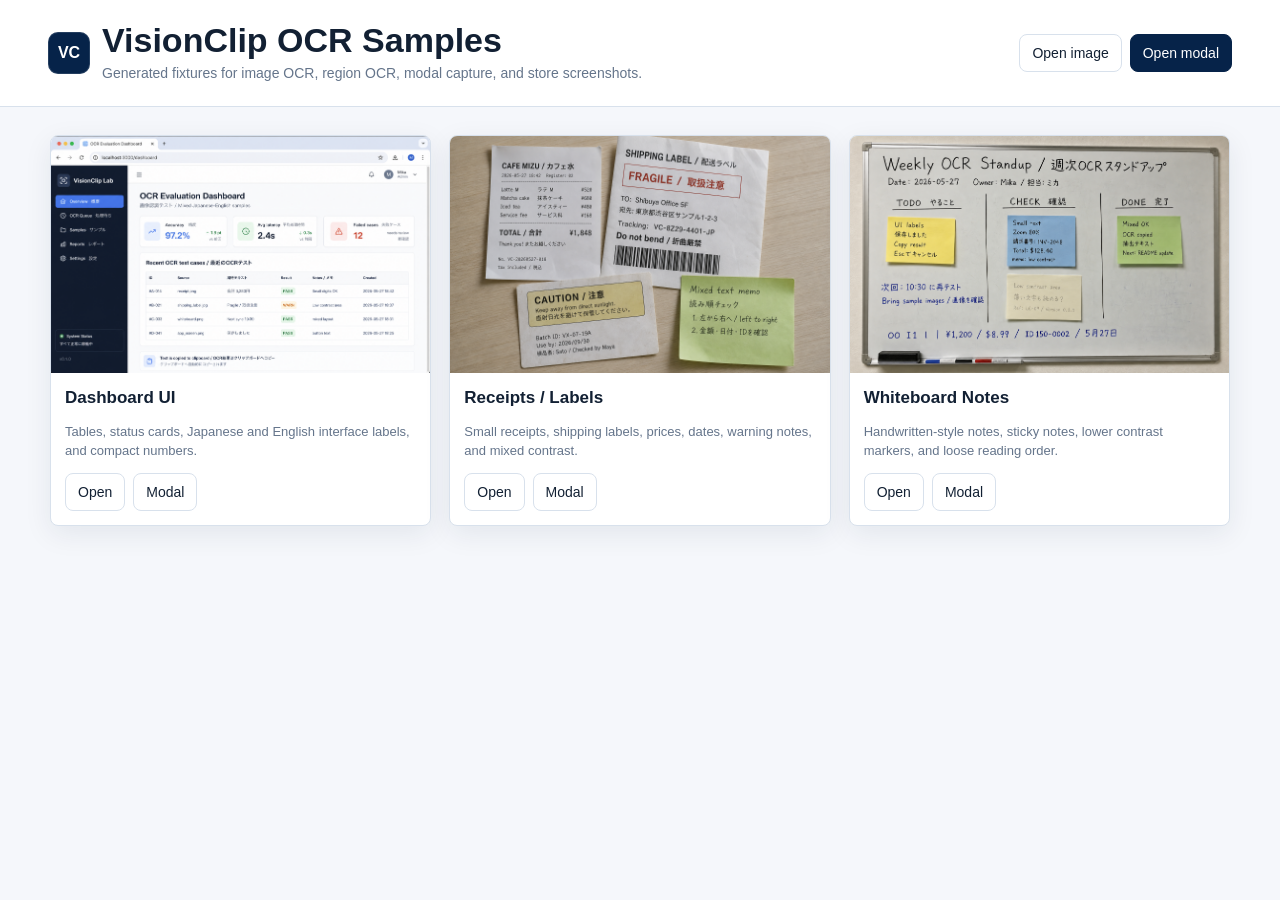
<file: samples/index.html>
<!doctype html>
<html lang="ja">
<head>
  <meta charset="utf-8">
  <meta name="viewport" content="width=device-width, initial-scale=1">
  <title>VisionClip OCR Samples</title>
  <style>
    :root {
      color-scheme: light;
      --bg: #f5f7fb;
      --ink: #122033;
      --muted: #65758b;
      --line: #d8e1ec;
      --panel: #ffffff;
      --navy: #062349;
      --mint: #38e0c0;
      --shadow: 0 18px 48px rgba(15, 35, 62, 0.16);
    }

    * {
      box-sizing: border-box;
    }

    body {
      margin: 0;
      min-height: 100vh;
      background: var(--bg);
      color: var(--ink);
      font-family: -apple-system, BlinkMacSystemFont, "Segoe UI", sans-serif;
      letter-spacing: 0;
    }

    header {
      display: flex;
      align-items: center;
      justify-content: space-between;
      gap: 20px;
      padding: 22px clamp(20px, 4vw, 48px);
      background: var(--panel);
      border-bottom: 1px solid var(--line);
    }

    .brand {
      display: flex;
      align-items: center;
      gap: 12px;
      min-width: 0;
    }

    .brand-mark {
      width: 42px;
      height: 42px;
      border-radius: 10px;
      background: var(--navy);
      display: grid;
      place-items: center;
      color: white;
      font-weight: 800;
      box-shadow: inset 0 0 0 1px rgba(255, 255, 255, 0.12);
    }

    h1 {
      margin: 0;
      font-size: clamp(22px, 3vw, 34px);
      line-height: 1.1;
    }

    .subtitle {
      margin: 4px 0 0;
      color: var(--muted);
      font-size: 14px;
      line-height: 1.5;
    }

    .toolbar {
      display: flex;
      gap: 8px;
      flex-wrap: wrap;
      justify-content: flex-end;
    }

    button,
    a.button {
      appearance: none;
      border: 1px solid var(--line);
      border-radius: 8px;
      background: #ffffff;
      color: var(--ink);
      cursor: pointer;
      display: inline-flex;
      align-items: center;
      justify-content: center;
      gap: 8px;
      font: inherit;
      font-size: 14px;
      min-height: 38px;
      padding: 8px 12px;
      text-decoration: none;
    }

    button.primary {
      background: var(--navy);
      border-color: var(--navy);
      color: #ffffff;
    }

    main {
      width: min(1180px, calc(100vw - 40px));
      margin: 28px auto 44px;
    }

    .grid {
      display: grid;
      grid-template-columns: repeat(3, minmax(0, 1fr));
      gap: 18px;
    }

    .sample-card {
      background: var(--panel);
      border: 1px solid var(--line);
      border-radius: 8px;
      overflow: hidden;
      box-shadow: 0 8px 28px rgba(15, 35, 62, 0.08);
      min-width: 0;
    }

    .sample-card img {
      display: block;
      width: 100%;
      aspect-ratio: 16 / 10;
      object-fit: cover;
      background: #e9eef5;
    }

    .sample-body {
      display: grid;
      gap: 12px;
      padding: 14px;
    }

    h2 {
      margin: 0;
      font-size: 17px;
      line-height: 1.3;
    }

    .sample-body p {
      margin: 0;
      color: var(--muted);
      font-size: 13px;
      line-height: 1.5;
    }

    .actions {
      display: flex;
      gap: 8px;
      flex-wrap: wrap;
    }

    .modal-backdrop {
      position: fixed;
      inset: 0;
      z-index: 20;
      display: none;
      place-items: center;
      padding: 24px;
      background: rgba(12, 24, 39, 0.62);
    }

    .modal-backdrop[open] {
      display: grid;
    }

    .modal {
      width: min(980px, 100%);
      max-height: min(760px, calc(100vh - 48px));
      overflow: hidden;
      border-radius: 8px;
      background: var(--panel);
      box-shadow: var(--shadow);
    }

    .modal-header {
      display: flex;
      align-items: center;
      justify-content: space-between;
      gap: 12px;
      padding: 12px 14px;
      border-bottom: 1px solid var(--line);
    }

    .modal-title {
      margin: 0;
      font-size: 16px;
      line-height: 1.3;
    }

    .modal-frame {
      max-height: calc(100vh - 132px);
      overflow: auto;
      padding: 18px;
      background: #eef3f8;
    }

    .modal-frame img {
      display: block;
      width: 100%;
      height: auto;
      border-radius: 6px;
      background: #ffffff;
    }

    @media (max-width: 1120px) {
      header {
        align-items: flex-start;
        flex-direction: column;
      }

      .toolbar {
        justify-content: flex-start;
      }

      .grid {
        grid-template-columns: repeat(2, minmax(0, 1fr));
      }
    }

    @media (max-width: 720px) {
      .grid {
        grid-template-columns: 1fr;
      }
    }
  </style>
</head>
<body>
  <header>
    <div class="brand">
      <div class="brand-mark" aria-hidden="true">VC</div>
      <div>
        <h1>VisionClip OCR Samples</h1>
        <p class="subtitle">Generated fixtures for image OCR, region OCR, modal capture, and store screenshots.</p>
      </div>
    </div>
    <div class="toolbar">
      <a class="button" href="ocr-sample-01-dashboard.png" target="_blank" rel="noreferrer">Open image</a>
      <button class="primary" type="button" data-open-modal="ocr-sample-01-dashboard.png">Open modal</button>
    </div>
  </header>

  <main>
    <section class="grid" aria-label="OCR sample images">
      <article class="sample-card">
        <img src="ocr-sample-01-dashboard.png" alt="Dashboard sample with Japanese and English UI text">
        <div class="sample-body">
          <h2>Dashboard UI</h2>
          <p>Tables, status cards, Japanese and English interface labels, and compact numbers.</p>
          <div class="actions">
            <a class="button" href="ocr-sample-01-dashboard.png" target="_blank" rel="noreferrer">Open</a>
            <button type="button" data-open-modal="ocr-sample-01-dashboard.png">Modal</button>
          </div>
        </div>
      </article>

      <article class="sample-card">
        <img src="ocr-sample-02-receipts-labels.png" alt="Receipt and shipping label sample with small text">
        <div class="sample-body">
          <h2>Receipts / Labels</h2>
          <p>Small receipts, shipping labels, prices, dates, warning notes, and mixed contrast.</p>
          <div class="actions">
            <a class="button" href="ocr-sample-02-receipts-labels.png" target="_blank" rel="noreferrer">Open</a>
            <button type="button" data-open-modal="ocr-sample-02-receipts-labels.png">Modal</button>
          </div>
        </div>
      </article>

      <article class="sample-card">
        <img src="ocr-sample-03-whiteboard-notes.png" alt="Whiteboard and sticky note sample with handwritten-style text">
        <div class="sample-body">
          <h2>Whiteboard Notes</h2>
          <p>Handwritten-style notes, sticky notes, lower contrast markers, and loose reading order.</p>
          <div class="actions">
            <a class="button" href="ocr-sample-03-whiteboard-notes.png" target="_blank" rel="noreferrer">Open</a>
            <button type="button" data-open-modal="ocr-sample-03-whiteboard-notes.png">Modal</button>
          </div>
        </div>
      </article>
    </section>
  </main>

  <div class="modal-backdrop" id="sample-modal" role="dialog" aria-modal="true" aria-labelledby="sample-modal-title">
    <div class="modal">
      <div class="modal-header">
        <h2 class="modal-title" id="sample-modal-title">Sample Preview</h2>
        <button type="button" data-close-modal>Close</button>
      </div>
      <div class="modal-frame">
        <img id="modal-image" src="ocr-sample-01-dashboard.png" alt="Selected OCR sample">
      </div>
    </div>
  </div>

  <script>
    const modal = document.getElementById("sample-modal");
    const modalImage = document.getElementById("modal-image");
    const modalTitle = document.getElementById("sample-modal-title");

    for (const button of document.querySelectorAll("[data-open-modal]")) {
      button.addEventListener("click", () => {
        const imagePath = button.getAttribute("data-open-modal");
        modalImage.src = imagePath;
        modalTitle.textContent = button.closest(".sample-card")?.querySelector("h2")?.textContent || "Sample Preview";
        modal.setAttribute("open", "");
      });
    }

    document.querySelector("[data-close-modal]").addEventListener("click", closeModal);
    modal.addEventListener("click", (event) => {
      if (event.target === modal) {
        closeModal();
      }
    });
    document.addEventListener("keydown", (event) => {
      if (event.key === "Escape" && modal.hasAttribute("open")) {
        closeModal();
      }
    });

    function closeModal() {
      modal.removeAttribute("open");
    }
  </script>
</body>
</html>
</file>
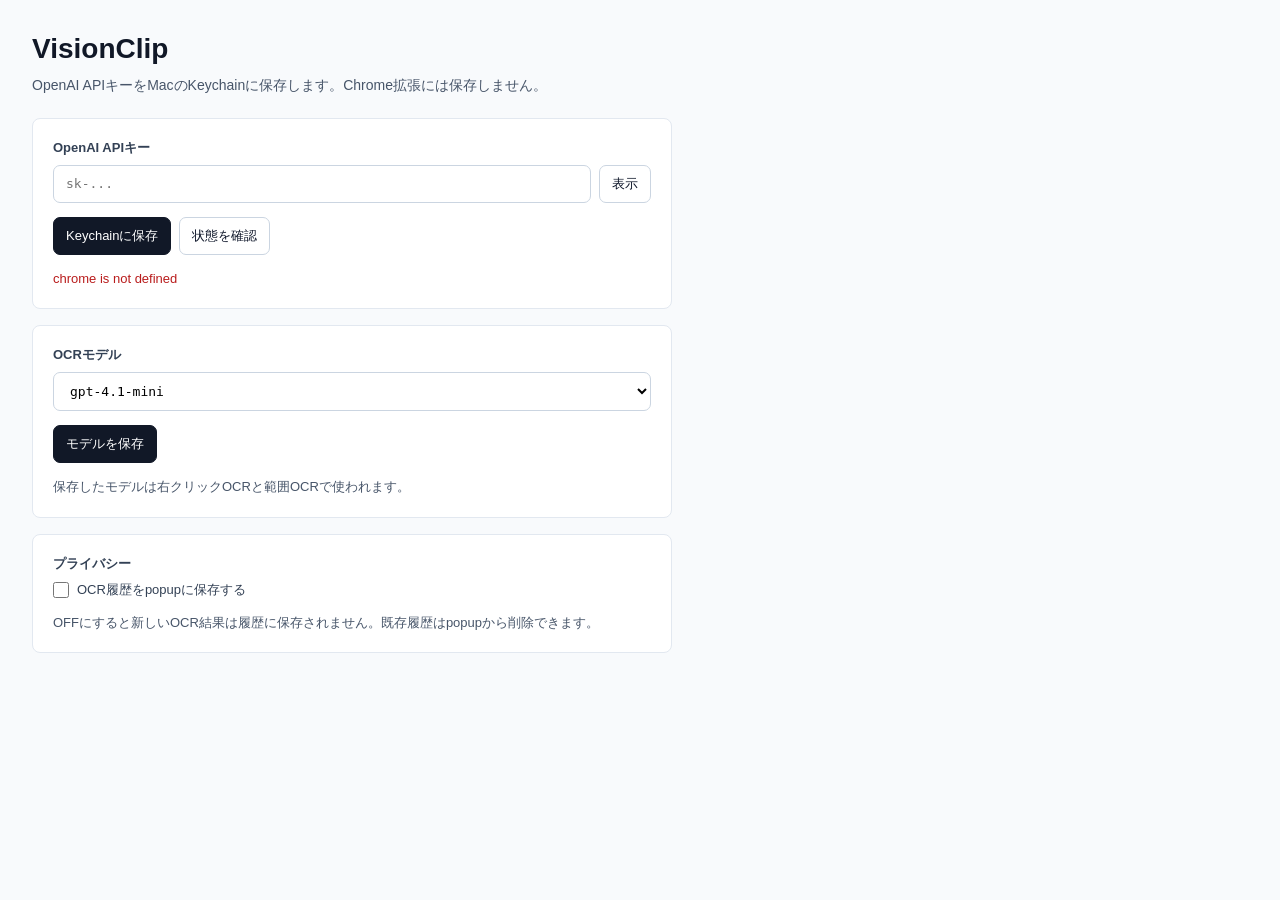
<file: extension/options.html>
<!doctype html>
<html lang="ja">
<head>
  <meta charset="utf-8">
  <meta name="viewport" content="width=device-width, initial-scale=1">
  <title>VisionClip Settings</title>
  <link rel="stylesheet" href="options.css">
</head>
<body>
  <main>
    <header>
      <h1>VisionClip</h1>
      <p>OpenAI APIキーをMacのKeychainに保存します。Chrome拡張には保存しません。</p>
    </header>
    <section>
      <label for="api-key">OpenAI APIキー</label>
      <div class="input-row">
        <input id="api-key" type="password" autocomplete="off" spellcheck="false" placeholder="sk-...">
        <button id="toggle" type="button">表示</button>
      </div>
      <div class="actions">
        <button id="save" type="button" class="primary">Keychainに保存</button>
        <button id="check" type="button">状態を確認</button>
      </div>
      <p id="message" class="message">APIキーは保存時だけMac側ホストへ渡されます。</p>
    </section>
    <section>
      <label for="model">OCRモデル</label>
      <select id="model">
        <option value="gpt-4.1-mini">gpt-4.1-mini</option>
        <option value="gpt-5.4-nano">gpt-5.4-nano</option>
        <option value="gpt-5.4-mini">gpt-5.4-mini</option>
      </select>
      <div class="actions">
        <button id="save-model" type="button" class="primary">モデルを保存</button>
      </div>
      <p id="model-message" class="message">保存したモデルは右クリックOCRと範囲OCRで使われます。</p>
    </section>
    <section>
      <label>プライバシー</label>
      <label class="checkbox-row">
        <input id="history-enabled" type="checkbox">
        <span>OCR履歴をpopupに保存する</span>
      </label>
      <p id="privacy-message" class="message">OFFにすると新しいOCR結果は履歴に保存されません。既存履歴はpopupから削除できます。</p>
    </section>
  </main>
  <script src="options.js"></script>
</body>
</html>
</file>
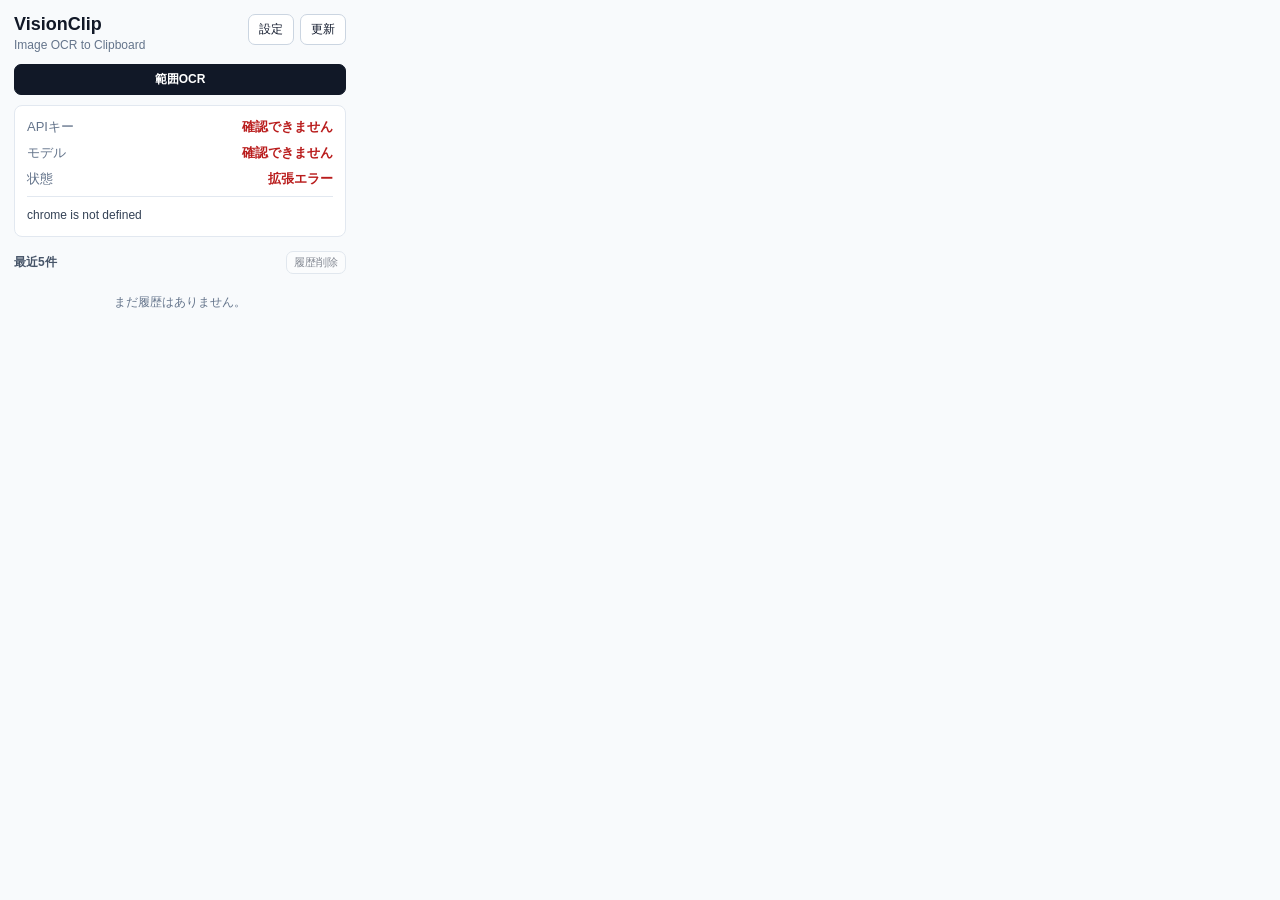
<file: extension/popup.html>
<!doctype html>
<html lang="ja">
<head>
  <meta charset="utf-8">
  <meta name="viewport" content="width=device-width, initial-scale=1">
  <title>VisionClip</title>
  <link rel="stylesheet" href="popup.css">
</head>
<body>
  <main>
    <header>
      <div>
        <h1>VisionClip</h1>
        <p>Image OCR to Clipboard</p>
      </div>
      <div class="header-actions">
        <button id="settings" type="button">設定</button>
        <button id="refresh" type="button">更新</button>
      </div>
    </header>
    <section class="quick-actions">
      <button id="region-capture" type="button" class="primary-action">範囲OCR</button>
    </section>
    <section class="status-card">
      <div class="row"><span>APIキー</span><strong id="key-status">確認中...</strong></div>
      <div class="row"><span>モデル</span><strong id="model-status">確認中...</strong></div>
      <div class="row"><span>状態</span><strong id="run-status">確認中...</strong></div>
      <p id="status-message" class="message"></p>
    </section>
    <section>
      <div class="section-title-row">
        <h2>最近5件</h2>
        <button id="clear-history" type="button" class="subtle-button">履歴削除</button>
      </div>
      <p id="history-note" class="history-note"></p>
      <div id="history" class="history"></div>
    </section>
  </main>
  <script src="popup.js"></script>
</body>
</html>
</file>
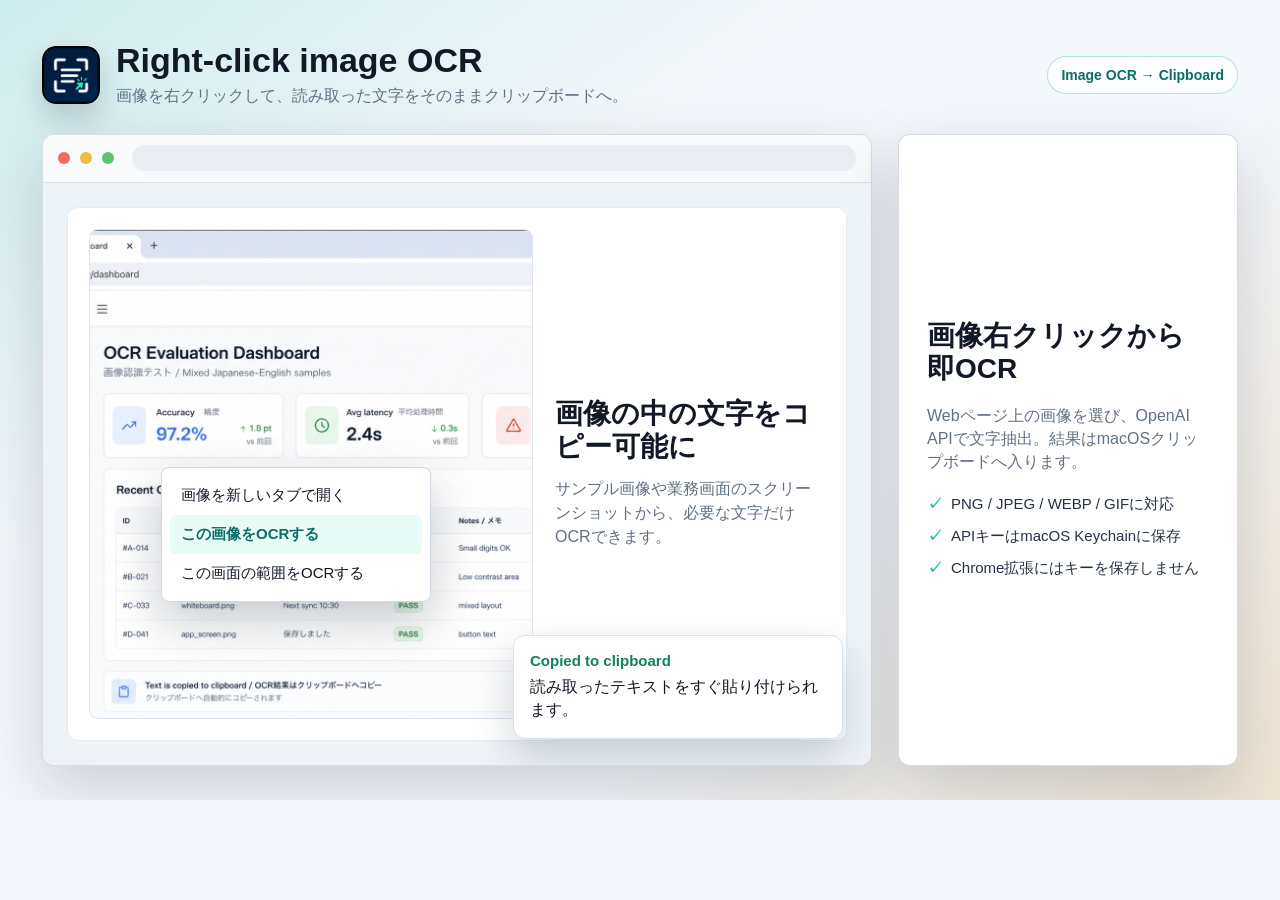
<file: assets/store/screenshot-source.html>
<!doctype html>
<html lang="ja">
<head>
  <meta charset="utf-8">
  <meta name="viewport" content="width=device-width, initial-scale=1">
  <title>VisionClip Store Screenshot Source</title>
  <style>
    :root {
      color-scheme: light;
      --bg: #f4f7fb;
      --ink: #121826;
      --muted: #627084;
      --line: #d8e1ec;
      --panel: #ffffff;
      --navy: #0f1f33;
      --teal: #1fb8a6;
      --amber: #d99021;
      --green: #12805c;
      --shadow: 0 24px 64px rgba(17, 30, 48, 0.18);
    }

    * {
      box-sizing: border-box;
    }

    html,
    body {
      width: 1280px;
      height: 800px;
      margin: 0;
      overflow: hidden;
      background: var(--bg);
      color: var(--ink);
      font-family: -apple-system, BlinkMacSystemFont, "Segoe UI", sans-serif;
      letter-spacing: 0;
    }

    body {
      display: grid;
      place-items: stretch;
    }

    .shot {
      position: relative;
      width: 1280px;
      height: 800px;
      padding: 42px;
      background:
        linear-gradient(145deg, rgba(31, 184, 166, 0.18), transparent 34%),
        linear-gradient(315deg, rgba(217, 144, 33, 0.18), transparent 34%),
        var(--bg);
    }

    .headline {
      display: flex;
      align-items: center;
      justify-content: space-between;
      gap: 32px;
      margin-bottom: 26px;
    }

    .brand {
      display: flex;
      align-items: center;
      gap: 16px;
      min-width: 0;
    }

    .brand img {
      width: 58px;
      height: 58px;
      border-radius: 14px;
      box-shadow: 0 14px 28px rgba(15, 31, 51, 0.18);
    }

    .brand h1 {
      margin: 0;
      font-size: 34px;
      line-height: 1.1;
    }

    .brand p,
    .caption p {
      margin: 5px 0 0;
      color: var(--muted);
      font-size: 16px;
      line-height: 1.45;
    }

    .badge {
      display: inline-flex;
      align-items: center;
      gap: 8px;
      min-height: 38px;
      padding: 8px 13px;
      border: 1px solid rgba(31, 184, 166, 0.36);
      border-radius: 999px;
      background: rgba(255, 255, 255, 0.72);
      color: #0a6f64;
      font-size: 14px;
      font-weight: 700;
      white-space: nowrap;
    }

    .layout {
      display: grid;
      grid-template-columns: 1fr 340px;
      gap: 26px;
      align-items: stretch;
      height: 632px;
    }

    .layout.wide {
      grid-template-columns: 1fr;
    }

    .browser,
    .panel {
      overflow: hidden;
      border: 1px solid rgba(111, 128, 149, 0.28);
      border-radius: 12px;
      background: var(--panel);
      box-shadow: var(--shadow);
    }

    .browser {
      display: grid;
      grid-template-rows: 48px 1fr;
      min-width: 0;
    }

    .browser-bar {
      display: flex;
      align-items: center;
      gap: 10px;
      padding: 0 15px;
      background: #f8fafc;
      border-bottom: 1px solid var(--line);
    }

    .dot {
      width: 12px;
      height: 12px;
      border-radius: 50%;
      background: #ef6b60;
    }

    .dot:nth-child(2) {
      background: #f1bb43;
    }

    .dot:nth-child(3) {
      background: #5bc56c;
    }

    .address {
      flex: 1;
      min-width: 0;
      height: 26px;
      margin-left: 8px;
      border-radius: 999px;
      background: #e9eef5;
    }

    .page {
      position: relative;
      padding: 24px;
      background: #eef3f8;
    }

    .sample-card {
      display: grid;
      grid-template-columns: minmax(0, 1fr) 270px;
      gap: 22px;
      height: 100%;
      padding: 22px;
      border-radius: 10px;
      background: #ffffff;
      box-shadow: inset 0 0 0 1px #e4ebf3;
    }

    .sample-image-wrap {
      position: relative;
      overflow: hidden;
      border: 1px solid #dce5ef;
      border-radius: 9px;
      background: #e7edf5;
    }

    .sample-image-wrap img {
      display: block;
      width: 100%;
      height: 100%;
      object-fit: cover;
    }

    .side-copy {
      display: grid;
      align-content: center;
      gap: 14px;
    }

    .side-copy h2,
    .caption h2 {
      margin: 0;
      font-size: 28px;
      line-height: 1.15;
    }

    .side-copy p {
      margin: 0;
      color: var(--muted);
      font-size: 16px;
      line-height: 1.5;
    }

    .selection {
      position: absolute;
      border: 4px solid var(--teal);
      border-radius: 8px;
      background: rgba(31, 184, 166, 0.16);
      box-shadow: 0 0 0 999px rgba(15, 31, 51, 0.10);
    }

    .selection::before,
    .selection::after {
      content: "";
      position: absolute;
      width: 16px;
      height: 16px;
      border-radius: 50%;
      background: #ffffff;
      border: 4px solid var(--teal);
    }

    .selection::before {
      left: -12px;
      top: -12px;
    }

    .selection::after {
      right: -12px;
      bottom: -12px;
    }

    .context-menu {
      position: absolute;
      left: 118px;
      top: 284px;
      width: 270px;
      padding: 8px;
      border: 1px solid #cfd9e6;
      border-radius: 8px;
      background: #ffffff;
      box-shadow: 0 20px 45px rgba(15, 31, 51, 0.22);
      font-size: 15px;
    }

    .menu-item {
      display: flex;
      align-items: center;
      gap: 10px;
      padding: 10px 11px;
      border-radius: 6px;
    }

    .menu-item.active {
      background: #e8fbf7;
      color: #0a6f64;
      font-weight: 700;
    }

    .result-chip {
      position: absolute;
      right: 28px;
      bottom: 26px;
      width: 330px;
      padding: 16px;
      border: 1px solid #d9e2ec;
      border-radius: 12px;
      background: #ffffff;
      box-shadow: 0 18px 40px rgba(15, 31, 51, 0.18);
    }

    .result-chip strong {
      display: block;
      margin-bottom: 6px;
      color: var(--green);
      font-size: 15px;
    }

    .result-chip p {
      margin: 0;
      font-size: 16px;
      line-height: 1.45;
    }

    .panel {
      display: grid;
      align-content: center;
      padding: 28px;
    }

    .caption {
      display: grid;
      gap: 14px;
    }

    .caption ul {
      display: grid;
      gap: 10px;
      margin: 6px 0 0;
      padding: 0;
      list-style: none;
      color: #263245;
      font-size: 15px;
      line-height: 1.45;
    }

    .caption li::before {
      content: "✓";
      margin-right: 9px;
      color: var(--teal);
      font-weight: 900;
    }

    .popup {
      width: 360px;
      border: 1px solid #d9e2ec;
      border-radius: 12px;
      background: #f8fafc;
      box-shadow: 0 24px 56px rgba(15, 31, 51, 0.22);
      padding: 14px;
      color: #111827;
    }

    .popup-header {
      display: flex;
      justify-content: space-between;
      gap: 12px;
      margin-bottom: 12px;
    }

    .popup h2 {
      margin: 0;
      font-size: 18px;
      line-height: 1.2;
    }

    .popup small {
      display: block;
      margin-top: 3px;
      color: #64748b;
      font-size: 12px;
    }

    .tiny-actions {
      display: flex;
      gap: 6px;
    }

    .tiny-button,
    .primary-button {
      display: inline-flex;
      align-items: center;
      justify-content: center;
      min-height: 30px;
      padding: 6px 10px;
      border: 1px solid #cbd5e1;
      border-radius: 7px;
      background: #ffffff;
      font-size: 12px;
    }

    .primary-button {
      width: 100%;
      margin-bottom: 10px;
      background: #111827;
      border-color: #111827;
      color: #ffffff;
      font-weight: 700;
    }

    .status-card {
      padding: 12px;
      margin-bottom: 14px;
      border: 1px solid #e2e8f0;
      border-radius: 8px;
      background: #ffffff;
    }

    .status-row {
      display: flex;
      justify-content: space-between;
      gap: 12px;
      margin-bottom: 8px;
      font-size: 13px;
    }

    .status-row span {
      color: #64748b;
    }

    .status-row strong {
      color: #15803d;
    }

    .message {
      padding-top: 10px;
      border-top: 1px solid #e2e8f0;
      color: #334155;
      font-size: 12px;
      line-height: 1.45;
    }

    .history-title {
      display: flex;
      justify-content: space-between;
      align-items: center;
      margin-bottom: 8px;
      color: #475569;
      font-size: 12px;
      font-weight: 700;
    }

    .history-item {
      margin-top: 8px;
      padding: 10px;
      border: 1px solid #e2e8f0;
      border-left: 4px solid #16a34a;
      border-radius: 8px;
      background: #ffffff;
      font-size: 12px;
      line-height: 1.45;
    }

    .usage {
      margin-top: 6px;
      color: #64748b;
      font-size: 10px;
    }

    .options {
      width: 620px;
      padding: 28px;
      border: 1px solid #d9e2ec;
      border-radius: 12px;
      background: #ffffff;
      box-shadow: 0 24px 56px rgba(15, 31, 51, 0.22);
    }

    .options h2 {
      margin: 0;
      font-size: 28px;
      line-height: 1.15;
    }

    .options p {
      margin: 8px 0 22px;
      color: #64748b;
      font-size: 15px;
      line-height: 1.5;
    }

    .field {
      display: grid;
      gap: 8px;
      margin-bottom: 16px;
    }

    .field label {
      font-size: 13px;
      font-weight: 700;
      color: #334155;
    }

    .input,
    .select {
      height: 42px;
      border: 1px solid #cbd5e1;
      border-radius: 8px;
      background: #f8fafc;
    }

    .input {
      display: flex;
      align-items: center;
      padding: 0 12px;
      color: #64748b;
      font-family: ui-monospace, SFMono-Regular, Menlo, monospace;
    }

    .select {
      display: flex;
      align-items: center;
      justify-content: space-between;
      padding: 0 12px;
      font-weight: 700;
    }

    .toggle-row {
      display: flex;
      align-items: center;
      justify-content: space-between;
      gap: 18px;
      margin-top: 18px;
      padding: 14px;
      border: 1px solid #e2e8f0;
      border-radius: 9px;
      background: #f8fafc;
    }

    .toggle {
      width: 48px;
      height: 26px;
      border-radius: 999px;
      background: #111827;
      padding: 3px;
    }

    .toggle::after {
      content: "";
      display: block;
      width: 20px;
      height: 20px;
      margin-left: auto;
      border-radius: 50%;
      background: #ffffff;
    }

    .modal-shell {
      position: absolute;
      inset: 96px 150px 54px;
      display: grid;
      grid-template-rows: 54px 1fr;
      overflow: hidden;
      border: 1px solid #d8e1ec;
      border-radius: 13px;
      background: #ffffff;
      box-shadow: 0 28px 68px rgba(15, 31, 51, 0.26);
    }

    .modal-bar {
      display: flex;
      align-items: center;
      justify-content: space-between;
      padding: 0 20px;
      border-bottom: 1px solid #e2e8f0;
      font-weight: 800;
    }

    .modal-content {
      position: relative;
      padding: 24px;
      background: #eef3f8;
    }

    .modal-content img {
      display: block;
      width: 100%;
      height: 100%;
      object-fit: cover;
      border-radius: 9px;
    }

    .kbd {
      display: inline-flex;
      gap: 8px;
      align-items: center;
      padding: 10px 13px;
      border-radius: 10px;
      background: #111827;
      color: #ffffff;
      font-size: 15px;
      font-weight: 800;
      box-shadow: 0 16px 32px rgba(15, 31, 51, 0.24);
    }

    .kbd span {
      padding: 4px 7px;
      border-radius: 6px;
      background: rgba(255, 255, 255, 0.14);
    }
  </style>
</head>
<body>
  <div id="app"></div>
  <script>
    const sample = "../../samples/ocr-sample-01-dashboard.png";
    const receipts = "../../samples/ocr-sample-02-receipts-labels.png";
    const whiteboard = "../../samples/ocr-sample-03-whiteboard-notes.png";
    const icon = "../../extension/icons/icon-128.png";

    const shots = {
      "01-image-context": renderImageContext,
      "02-region-ocr": renderRegionOcr,
      "03-popup-history": renderPopupHistory,
      "04-options-keychain": renderOptionsKeychain,
      "05-modal-shortcut": renderModalShortcut
    };

    const shotName = new URL(window.location.href).searchParams.get("shot") || "01-image-context";
    document.getElementById("app").innerHTML = (shots[shotName] || renderImageContext)();

    function shell(title, subtitle, badge, body) {
      return `
        <section class="shot">
          <div class="headline">
            <div class="brand">
              <img src="${icon}" alt="">
              <div>
                <h1>${title}</h1>
                <p>${subtitle}</p>
              </div>
            </div>
            <div class="badge">${badge}</div>
          </div>
          ${body}
        </section>
      `;
    }

    function browserFrame(content) {
      return `
        <div class="browser">
          <div class="browser-bar">
            <span class="dot"></span>
            <span class="dot"></span>
            <span class="dot"></span>
            <div class="address"></div>
          </div>
          <div class="page">${content}</div>
        </div>
      `;
    }

    function renderImageContext() {
      return shell(
        "Right-click image OCR",
        "画像を右クリックして、読み取った文字をそのままクリップボードへ。",
        "Image OCR → Clipboard",
        `
          <div class="layout">
            ${browserFrame(`
              <div class="sample-card">
                <div class="sample-image-wrap">
                  <img src="${sample}" alt="">
                </div>
                <div class="side-copy">
                  <h2>画像の中の文字をコピー可能に</h2>
                  <p>サンプル画像や業務画面のスクリーンショットから、必要な文字だけOCRできます。</p>
                </div>
              </div>
              <div class="context-menu">
                <div class="menu-item">画像を新しいタブで開く</div>
                <div class="menu-item active">この画像をOCRする</div>
                <div class="menu-item">この画面の範囲をOCRする</div>
              </div>
              <div class="result-chip">
                <strong>Copied to clipboard</strong>
                <p>読み取ったテキストをすぐ貼り付けられます。</p>
              </div>
            `)}
            <aside class="panel">
              <div class="caption">
                <h2>画像右クリックから即OCR</h2>
                <p>Webページ上の画像を選び、OpenAI APIで文字抽出。結果はmacOSクリップボードへ入ります。</p>
                <ul>
                  <li>PNG / JPEG / WEBP / GIFに対応</li>
                  <li>APIキーはmacOS Keychainに保存</li>
                  <li>Chrome拡張にはキーを保存しません</li>
                </ul>
              </div>
            </aside>
          </div>
        `
      );
    }

    function renderRegionOcr() {
      return shell(
        "Select any visible region",
        "ページ上の必要な範囲だけをドラッグしてOCRできます。",
        "Region OCR",
        `
          <div class="layout">
            ${browserFrame(`
              <div class="sample-card">
                <div class="sample-image-wrap">
                  <img src="${receipts}" alt="">
                  <div class="selection" style="left: 54px; top: 92px; width: 430px; height: 280px;"></div>
                </div>
                <div class="side-copy">
                  <h2>必要なところだけ選択</h2>
                  <p>レシート、ラベル、UIの一部など、ページ全体ではなく選んだ範囲だけ送信します。</p>
                </div>
              </div>
            `)}
            <aside class="panel">
              <div class="caption">
                <h2>画面範囲をOCR</h2>
                <p>popup、右クリックメニュー、またはショートカットから範囲OCRを開始できます。</p>
                <ul>
                  <li>選択範囲のスクリーンショットだけをOCR</li>
                  <li>結果は自動でコピー</li>
                  <li>直近履歴から再コピー可能</li>
                </ul>
              </div>
            </aside>
          </div>
        `
      );
    }

    function renderPopupHistory() {
      return shell(
        "Status and recent OCR history",
        "APIキー状態、モデル、履歴、token usageをpopupで確認できます。",
        "Popup workflow",
        `
          <div class="layout">
            ${browserFrame(`
              <div class="sample-card">
                <div class="sample-image-wrap">
                  <img src="${whiteboard}" alt="">
                  <div class="selection" style="left: 70px; top: 118px; width: 490px; height: 260px;"></div>
                </div>
                <div class="side-copy">
                  <h2>OCR結果をすぐ再利用</h2>
                  <p>履歴保存をONにすると、最近5件のプレビューとtoken usageを確認できます。</p>
                </div>
              </div>
            `)}
            <div class="popup">
              <div class="popup-header">
                <div>
                  <h2>VisionClip</h2>
                  <small>Image OCR to Clipboard</small>
                </div>
                <div class="tiny-actions">
                  <span class="tiny-button">設定</span>
                  <span class="tiny-button">更新</span>
                </div>
              </div>
              <div class="primary-button">範囲OCR</div>
              <div class="status-card">
                <div class="status-row"><span>APIキー</span><strong>セット済み</strong></div>
                <div class="status-row"><span>モデル</span><strong>gpt-5.4-nano</strong></div>
                <div class="status-row"><span>状態</span><strong>コピー完了</strong></div>
                <div class="message">OCR結果をMacのクリップボードへコピーしました。</div>
              </div>
              <div class="history-title"><span>最近5件</span><span class="tiny-button">履歴削除</span></div>
              <div class="history-item">
                <strong>ホワイトボードメモ</strong><br>
                Sprint goal / OCR regression / modal capture...
                <div class="usage">input 684 / output 94 tokens</div>
              </div>
              <div class="history-item">
                <strong>ラベル画像</strong><br>
                SN-2048 / KEEP DRY / 2026-06...
                <div class="usage">input 512 / output 48 tokens</div>
              </div>
            </div>
          </div>
        `
      );
    }

    function renderOptionsKeychain() {
      return shell(
        "BYOK settings with Keychain storage",
        "OpenAI APIキーはmacOS Keychainへ保存し、Chrome拡張には保存しません。",
        "BYOK + Keychain",
        `
          <div class="layout">
            ${browserFrame(`
              <div style="display: grid; place-items: center; height: 100%;">
                <div class="options">
                  <h2>VisionClip Settings</h2>
                  <p>APIキー、OCRモデル、履歴保存の設定を管理します。</p>
                  <div class="field">
                    <label>OpenAI APIキー</label>
                    <div class="input">sk-••••••••••••••••••••••••••••</div>
                  </div>
                  <div class="field">
                    <label>OCRモデル</label>
                    <div class="select"><span>gpt-5.4-nano</span><span>⌄</span></div>
                  </div>
                  <div class="toggle-row">
                    <div>
                      <strong>OCR履歴をpopupに保存する</strong>
                      <p style="margin: 4px 0 0;">最近5件だけChrome local storageに保存します。</p>
                    </div>
                    <div class="toggle"></div>
                  </div>
                </div>
              </div>
            `)}
            <aside class="panel">
              <div class="caption">
                <h2>自分のAPIキーで使う</h2>
                <p>VisionClipはユーザー自身のOpenAI APIキーを使います。キーは保存時だけnative hostへ渡されます。</p>
                <ul>
                  <li>Keychainに保存</li>
                  <li>モデル選択を保存</li>
                  <li>履歴保存はOFFにできます</li>
                </ul>
              </div>
            </aside>
          </div>
        `
      );
    }

    function renderModalShortcut() {
      return shell(
        "OCR images inside modals",
        "popupを開くと閉じるページでも、ショートカットから範囲OCRを開始できます。",
        "Option + Shift + O",
        `
          <div class="layout wide">
            ${browserFrame(`
              <div style="position: relative; height: 100%; border-radius: 10px; background: rgba(15, 31, 51, 0.55);">
                <div class="modal-shell">
                  <div class="modal-bar">
                    <span>Modal preview</span>
                    <span>×</span>
                  </div>
                  <div class="modal-content">
                    <img src="${sample}" alt="">
                    <div class="selection" style="left: 118px; top: 122px; width: 535px; height: 285px;"></div>
                    <div class="result-chip" style="right: 32px; bottom: 32px;">
                      <strong>Copied to clipboard</strong>
                      <p>モーダル内画像の文字も選択範囲だけOCRできます。</p>
                    </div>
                  </div>
                </div>
                <div style="position: absolute; left: 50px; bottom: 46px;" class="kbd">
                  <span>Option</span><span>Shift</span><span>O</span>
                </div>
              </div>
            `)}
          </div>
        `
      );
    }
  </script>
</body>
</html>
</file>
<file: extension/options.css>
:root {
  color-scheme: light;
  font-family: -apple-system, BlinkMacSystemFont, "Segoe UI", sans-serif;
  color: #111827;
  background: #f8fafc;
}

body {
  margin: 0;
}

main {
  max-width: 640px;
  padding: 32px;
}

header {
  margin-bottom: 22px;
}

h1, p {
  margin: 0;
}

h1 {
  font-size: 28px;
  line-height: 1.2;
}

header p {
  color: #475569;
  font-size: 14px;
  line-height: 1.6;
  margin-top: 8px;
}

section {
  background: #ffffff;
  border: 1px solid #e2e8f0;
  border-radius: 8px;
  padding: 20px;
}

section + section {
  margin-top: 16px;
}

label {
  display: block;
  color: #334155;
  font-size: 13px;
  font-weight: 700;
  margin-bottom: 8px;
}

.input-row {
  display: flex;
  gap: 8px;
}

input,
select {
  border: 1px solid #cbd5e1;
  border-radius: 7px;
  box-sizing: border-box;
  font-family: ui-monospace, SFMono-Regular, Menlo, monospace;
  font-size: 13px;
  min-width: 0;
  padding: 10px 12px;
}

input {
  flex: 1;
}

input[type="checkbox"] {
  flex: none;
  height: 16px;
  margin: 0;
  width: 16px;
}

select {
  background: #ffffff;
  width: 100%;
}

button {
  border: 1px solid #cbd5e1;
  border-radius: 7px;
  background: #ffffff;
  color: #0f172a;
  cursor: pointer;
  font-size: 13px;
  padding: 9px 12px;
}

button:hover {
  background: #f1f5f9;
}

.primary {
  background: #111827;
  border-color: #111827;
  color: #ffffff;
}

.primary:hover {
  background: #1f2937;
}

.actions {
  display: flex;
  gap: 8px;
  margin-top: 14px;
}

.message {
  color: #475569;
  font-size: 13px;
  line-height: 1.5;
  margin-top: 14px;
  white-space: pre-wrap;
}

.checkbox-row {
  align-items: center;
  display: flex;
  font-weight: 500;
  gap: 8px;
  margin-bottom: 0;
}

.ok { color: #15803d; }
.bad { color: #b91c1c; }
</file>
<file: extension/popup.css>
:root {
  color-scheme: light;
  font-family: -apple-system, BlinkMacSystemFont, "Segoe UI", sans-serif;
  color: #111827;
  background: #f8fafc;
}

body {
  width: 360px;
  margin: 0;
}

main {
  padding: 14px;
}

header {
  display: flex;
  align-items: flex-start;
  justify-content: space-between;
  gap: 12px;
  margin-bottom: 12px;
}

h1, h2, p {
  margin: 0;
}

h1 {
  font-size: 18px;
  line-height: 1.2;
}

header p {
  color: #64748b;
  font-size: 12px;
  margin-top: 2px;
}

.header-actions {
  display: flex;
  gap: 6px;
}

button {
  border: 1px solid #cbd5e1;
  border-radius: 7px;
  background: #ffffff;
  color: #0f172a;
  cursor: pointer;
  font-size: 12px;
  padding: 6px 10px;
}

button:hover {
  background: #f1f5f9;
}

.quick-actions {
  margin-bottom: 10px;
}

.primary-action {
  background: #111827;
  border-color: #111827;
  color: #ffffff;
  font-weight: 700;
  width: 100%;
}

.primary-action:hover {
  background: #1f2937;
}

.primary-action:disabled {
  cursor: default;
  opacity: 0.62;
}

.status-card, .item {
  background: #ffffff;
  border: 1px solid #e2e8f0;
  border-radius: 8px;
}

.status-card {
  padding: 12px;
  margin-bottom: 14px;
}

.row {
  display: flex;
  align-items: center;
  justify-content: space-between;
  gap: 12px;
  font-size: 13px;
  margin-bottom: 8px;
}

.row span {
  color: #64748b;
}

.row strong {
  font-size: 13px;
  text-align: right;
}

.message {
  border-top: 1px solid #e2e8f0;
  color: #334155;
  font-size: 12px;
  line-height: 1.45;
  margin-top: 8px;
  padding-top: 10px;
  white-space: pre-wrap;
  word-break: break-word;
}

h2 {
  color: #475569;
  font-size: 12px;
  font-weight: 700;
}

.section-title-row {
  align-items: center;
  display: flex;
  justify-content: space-between;
  margin-bottom: 8px;
}

.subtle-button {
  font-size: 11px;
  line-height: 1;
  padding: 5px 7px;
}

.subtle-button:disabled {
  cursor: default;
  opacity: 0.5;
}

.history-note {
  color: #64748b;
  font-size: 11px;
  line-height: 1.4;
  margin-bottom: 8px;
}

.history {
  display: grid;
  gap: 8px;
}

.item {
  border-left: 4px solid #94a3b8;
  padding: 10px;
}

.item.success {
  border-left-color: #16a34a;
}

.item.error {
  border-left-color: #dc2626;
}

.item-title {
  display: flex;
  justify-content: space-between;
  gap: 8px;
  font-size: 12px;
  font-weight: 700;
  margin-bottom: 5px;
}

.item-actions {
  align-items: center;
  display: flex;
  flex: none;
  gap: 6px;
}

.item-time {
  color: #64748b;
  flex: none;
  font-weight: 500;
}

.copy-button {
  font-size: 11px;
  line-height: 1;
  padding: 5px 7px;
}

.item-message {
  color: #334155;
  font-size: 12px;
  line-height: 1.45;
  max-height: 54px;
  overflow: hidden;
  white-space: pre-wrap;
  word-break: break-word;
}

.item-usage {
  color: #64748b;
  font-size: 10px;
  line-height: 1.3;
  margin-top: 7px;
}

.empty {
  color: #64748b;
  font-size: 12px;
  padding: 12px;
  text-align: center;
}

.ok { color: #15803d; }
.warn { color: #b45309; }
.bad { color: #b91c1c; }
</file>
